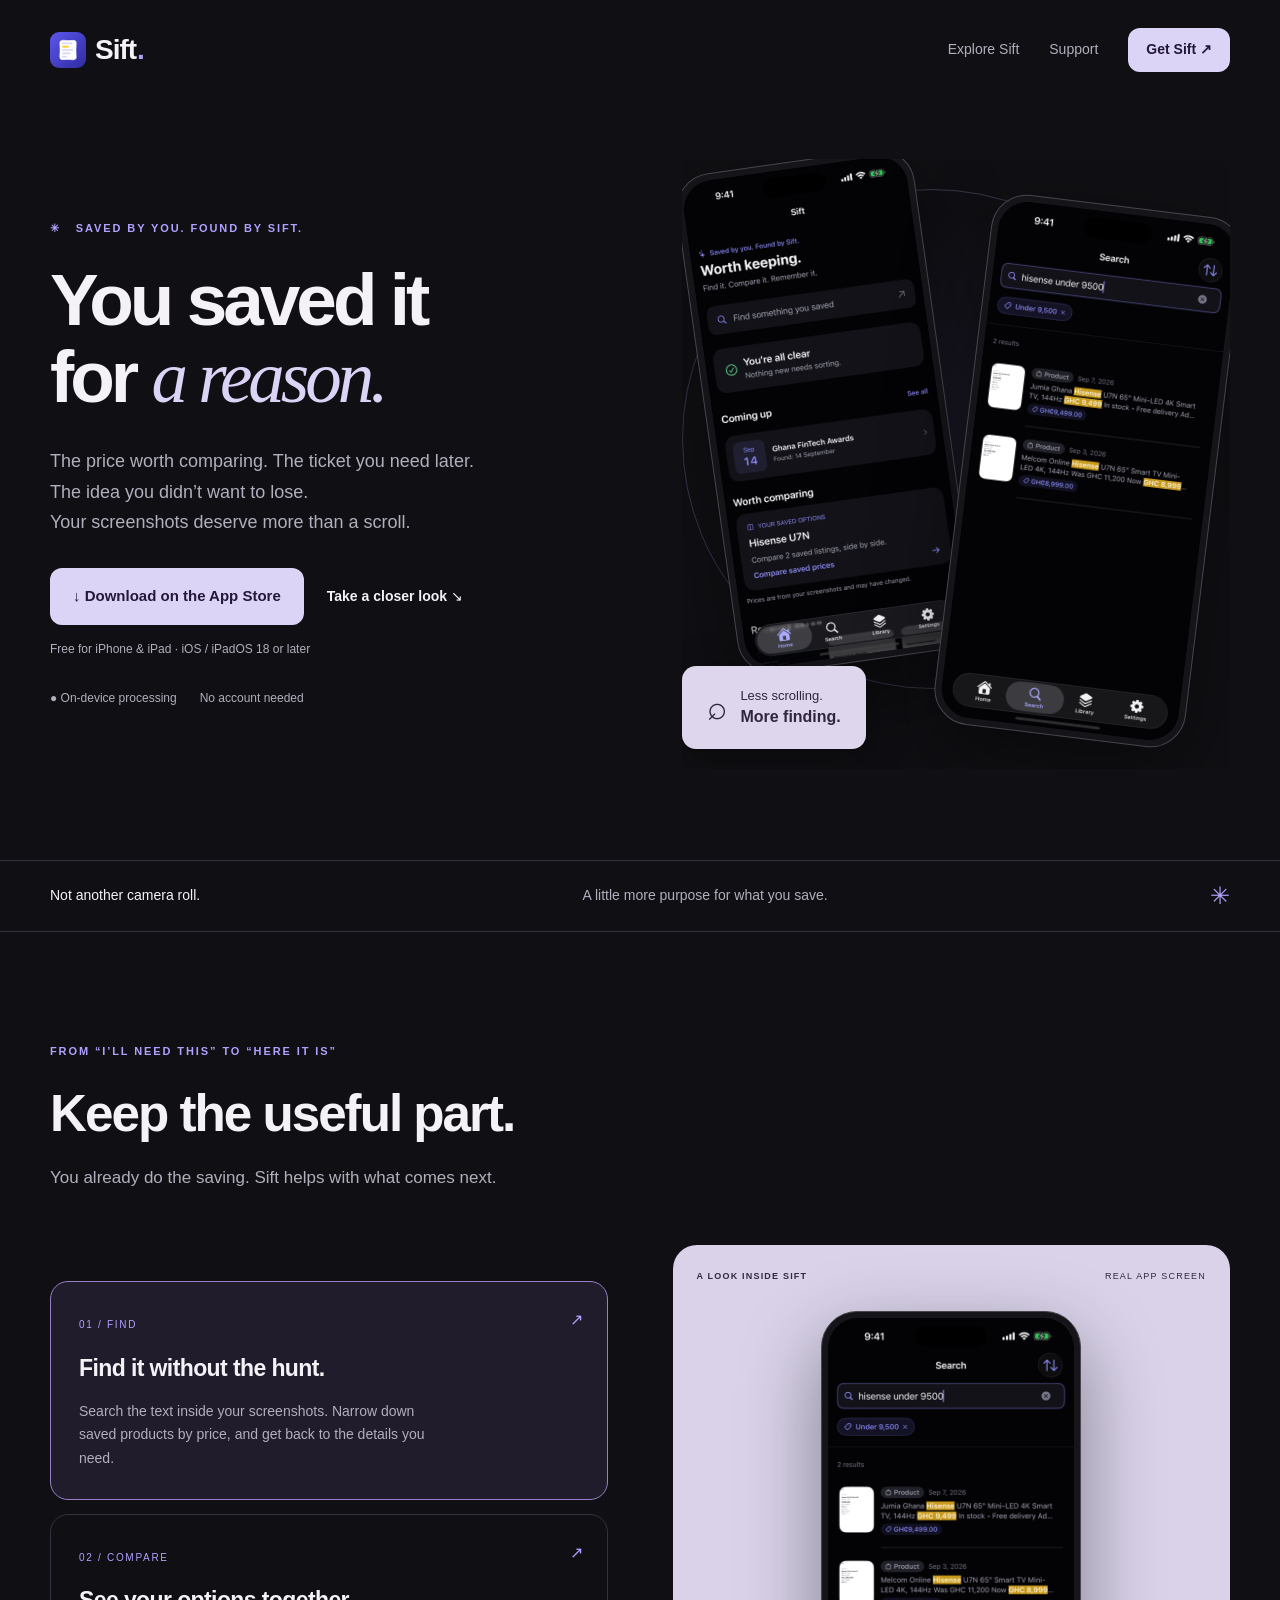
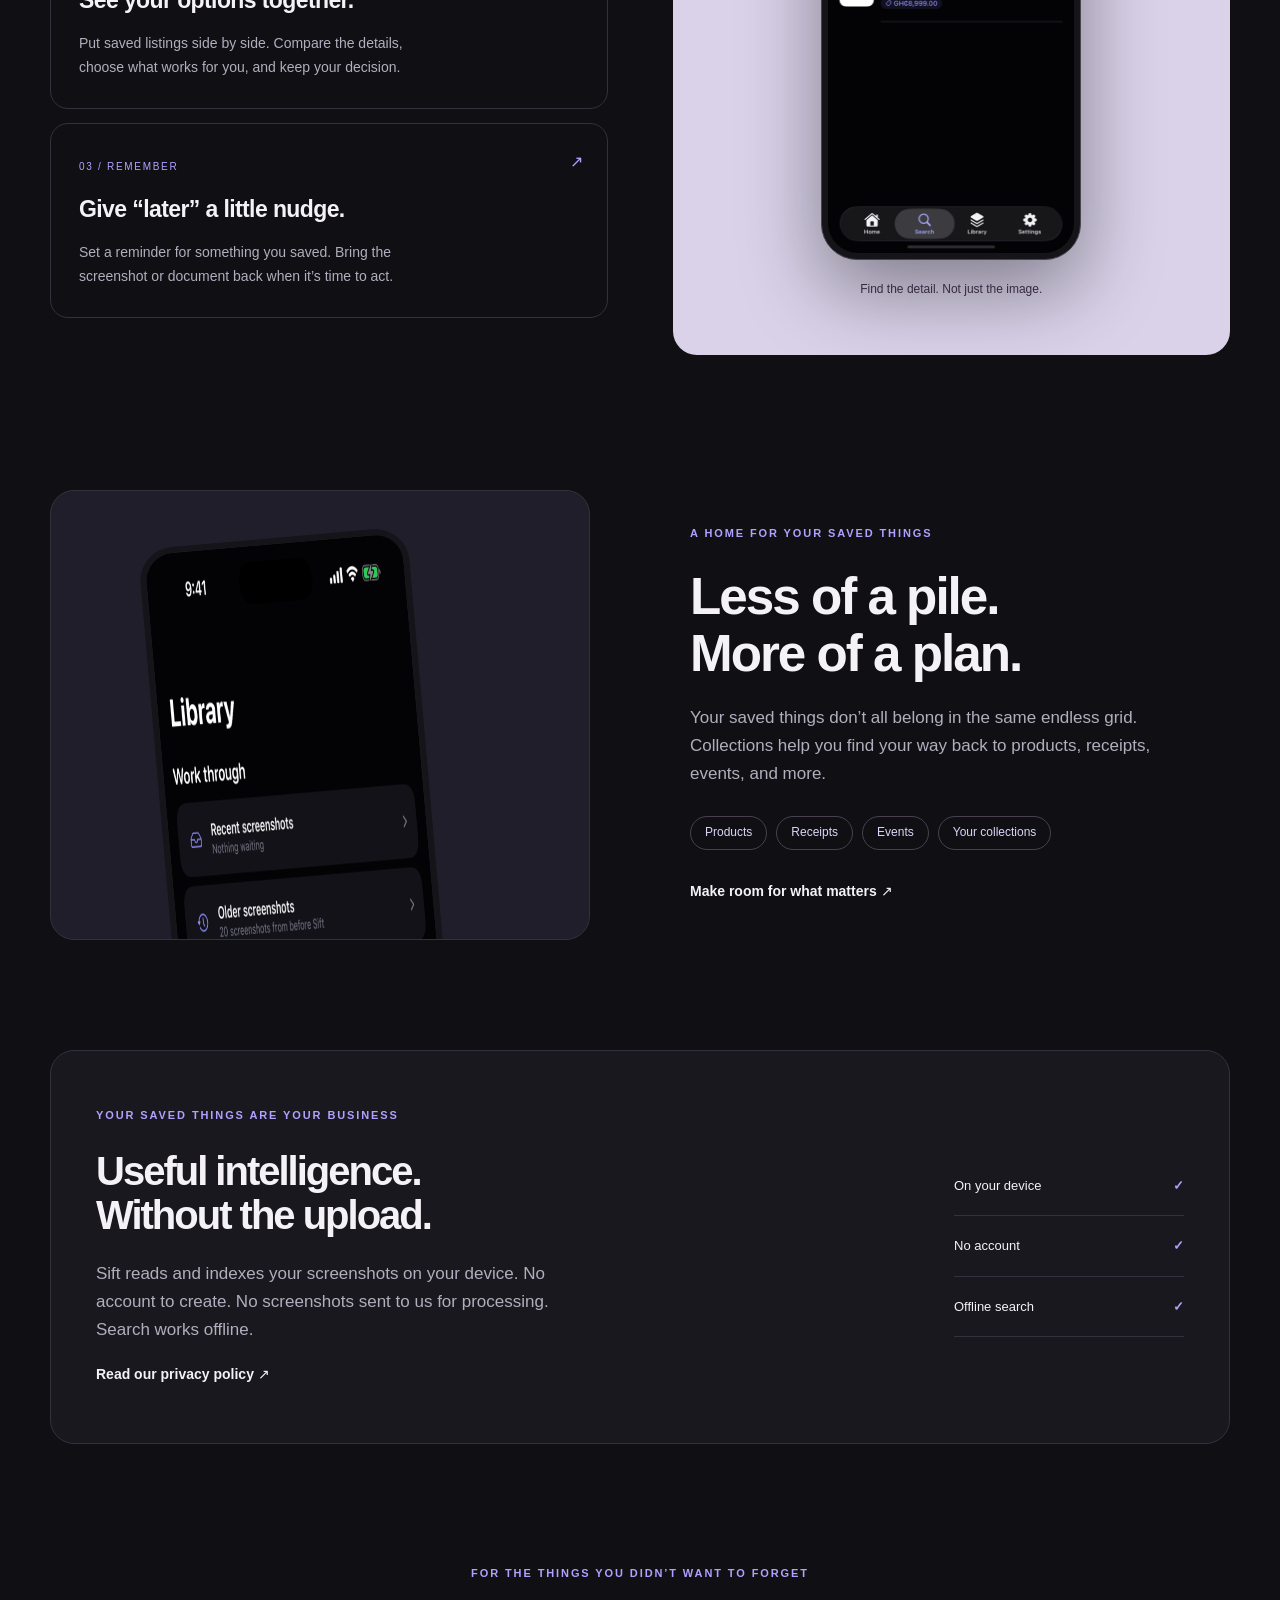
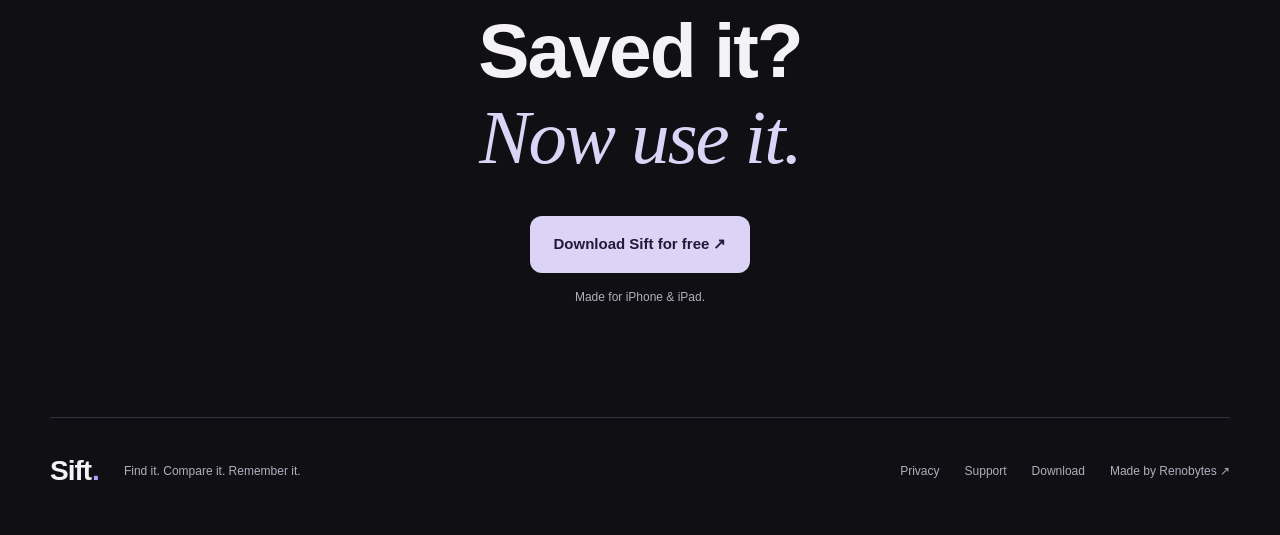
<file: index.html>
<!doctype html><html lang="en"><head>
<meta charset="utf-8"><meta name="viewport" content="width=device-width, initial-scale=1"><title>Sift — Your screenshots, worth keeping</title><meta name="description" content="Find your saved screenshots, compare your options, and remember what matters. Private, on-device. Free for iPhone and iPad."><meta name="theme-color" content="#101014"><link rel="canonical" href="https://sift.renobytes.com/"><link rel="icon" href="/assets/icon.png"><link rel="stylesheet" href="/style.css"><script src="/site.js" defer></script>
</head><body class="marketing"><a class="skip" href="#main">Skip to content</a>
<header class="nav wrap"><a class="brand" href="/" aria-label="Sift home"><img src="/assets/icon.png" alt="" width="36" height="36">Sift<span>.</span></a><nav aria-label="Main navigation"><a href="#features">Explore Sift</a><a href="/support/">Support</a><a class="button small" href="/download/">Get Sift ↗</a></nav></header>
<main id="main"><section class="hero wrap"><div class="hero-copy"><p class="eyebrow">✳ &nbsp; SAVED BY YOU. FOUND BY SIFT.</p><h1>You saved it<br>for <em>a reason.</em></h1><p class="intro">The price worth comparing. The ticket you need later. The idea you didn’t want to lose.<br>Your screenshots deserve more than a scroll.</p><div class="cta-row"><a class="button" href="https://apps.apple.com/app/id6810718256">↓ Download on the App Store</a><a class="text-link" href="#features">Take a closer look ↘</a></div><p class="availability">Free for iPhone &amp; iPad · iOS / iPadOS 18 or later</p><div class="trust-line"><span>● On-device processing</span><span>No account needed</span></div></div><div class="hero-art"><div class="orbit"></div><div class="phone phone-back"><img src="/assets/home.png" alt="Sift Home showing upcoming dates and reminders" width="506" height="1100"></div><div class="phone phone-front"><img src="/assets/search.png" alt="Real Sift search results with a price filter" width="506" height="1100" fetchpriority="high"></div><div class="float-note"><span aria-hidden="true">⌕</span><div>Less scrolling.<br><strong>More finding.</strong></div></div></div></section>
<div class="statement"><div class="wrap"><span>Not another camera roll.</span><span>A little more purpose for what you save.</span><span aria-hidden="true">✳</span></div></div>
<section class="features wrap" id="features"><div class="section-heading reveal"><p class="eyebrow">FROM “I’LL NEED THIS” TO “HERE IT IS”</p><h2>Keep the useful part.</h2><p>You already do the saving. Sift helps with what comes next.</p></div><div class="feature-stage"><div class="feature-options"><button class="feature-option active" data-screen="search" aria-pressed="true"><span class="step">01 / FIND</span><h3>Find it without the hunt.</h3><p>Search the text inside your screenshots. Narrow down saved products by price, and get back to the details you need.</p><span class="arrow" aria-hidden="true">↗</span></button><button class="feature-option" data-screen="compare" aria-pressed="false"><span class="step">02 / COMPARE</span><h3>See your options together.</h3><p>Put saved listings side by side. Compare the details, choose what works for you, and keep your decision.</p><span class="arrow" aria-hidden="true">↗</span></button><button class="feature-option" data-screen="home" aria-pressed="false"><span class="step">03 / REMEMBER</span><h3>Give “later” a little nudge.</h3><p>Set a reminder for something you saved. Bring the screenshot or document back when it’s time to act.</p><span class="arrow" aria-hidden="true">↗</span></button></div><div class="screen-stage"><div class="stage-label">A LOOK INSIDE SIFT <span>REAL APP SCREEN</span></div><div class="phone stage-phone"><img id="feature-screen" src="/assets/search.png" alt="Search with text and price filters" width="506" height="1100" loading="lazy"></div><p id="screen-caption">Find the detail. Not just the image.</p></div></div></section>
<section class="library-section wrap reveal"><div class="library-art"><img src="/assets/library.png" alt="Sift Library with organised saved screenshots" width="506" height="1100" loading="lazy"></div><div><p class="eyebrow">A HOME FOR YOUR SAVED THINGS</p><h2>Less of a pile.<br>More of a plan.</h2><p>Your saved things don’t all belong in the same endless grid. Collections help you find your way back to products, receipts, events, and more.</p><div class="chips"><span>Products</span><span>Receipts</span><span>Events</span><span>Your collections</span></div><a class="text-link" href="/download/">Make room for what matters ↗</a></div></section>
<section class="privacy-section wrap reveal"><div><p class="eyebrow">YOUR SAVED THINGS ARE YOUR BUSINESS</p><h2>Useful intelligence.<br>Without the upload.</h2><p>Sift reads and indexes your screenshots on your device. No account to create. No screenshots sent to us for processing. Search works offline.</p><a class="text-link" href="/privacy/">Read our privacy policy ↗</a></div><div class="privacy-facts"><span>On your device <b>✓</b></span><span>No account <b>✓</b></span><span>Offline search <b>✓</b></span></div></section>
<section class="closing wrap reveal"><p class="eyebrow">FOR THE THINGS YOU DIDN’T WANT TO FORGET</p><h2>Saved it?<br><em>Now use it.</em></h2><a class="button" href="https://apps.apple.com/app/id6810718256">Download Sift for free ↗</a><p class="availability">Made for iPhone &amp; iPad.</p></section></main>
<footer class="site-footer wrap"><a class="brand" href="/">Sift<span>.</span></a><p>Find it. Compare it. Remember it.</p><nav aria-label="Footer navigation"><a href="/privacy/">Privacy</a><a href="/support/">Support</a><a href="/download/">Download</a><a href="https://renobytes.com">Made by Renobytes ↗</a></nav></footer></body></html>
</file>
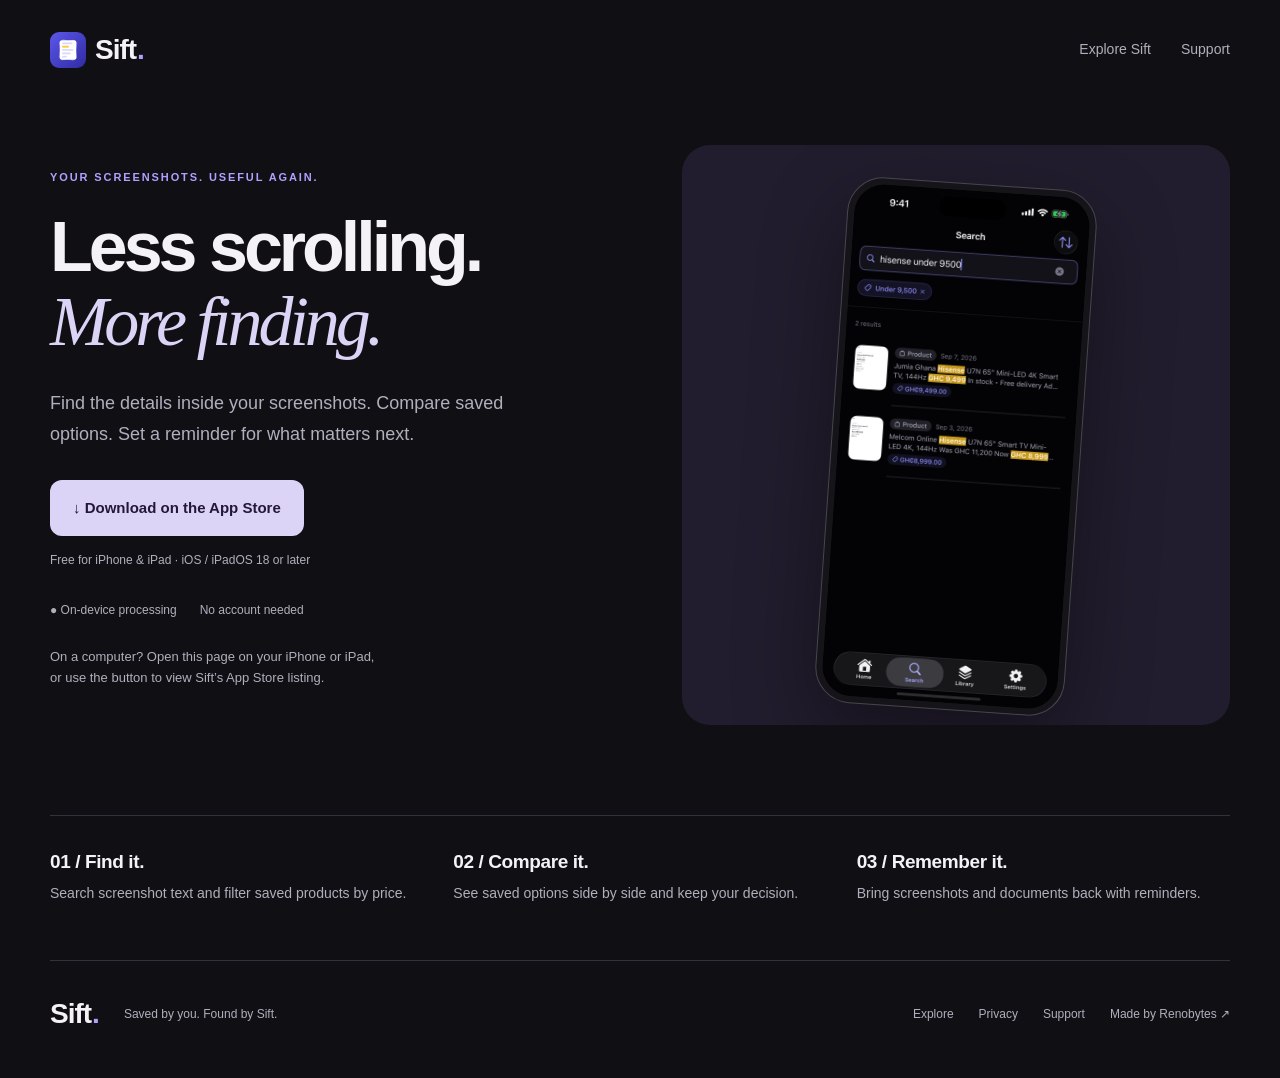
<file: download/index.html>
<!doctype html><html lang="en"><head><meta charset="utf-8"><meta name="viewport" content="width=device-width, initial-scale=1"><title>Download Sift — Find, compare, remember</title><meta name="description" content="Less scrolling. More finding. Download Sift for iPhone and iPad to search screenshots, compare saved options, and set reminders."><meta name="theme-color" content="#101014"><link rel="canonical" href="https://sift.renobytes.com/download/"><link rel="icon" href="/assets/icon.png"><link rel="stylesheet" href="/style.css"></head>
<body class="marketing"><a class="skip" href="#main">Skip to content</a><header class="nav wrap"><a class="brand" href="/" aria-label="Sift home"><img src="/assets/icon.png" alt="" width="36" height="36">Sift<span>.</span></a><nav aria-label="Main navigation"><a href="/">Explore Sift</a><a href="/support/">Support</a></nav></header><main id="main"><section class="hero download-hero wrap"><div class="hero-copy"><p class="eyebrow">YOUR SCREENSHOTS. USEFUL AGAIN.</p><h1>Less scrolling.<br><em>More finding.</em></h1><p class="intro">Find the details inside your screenshots. Compare saved options. Set a reminder for what matters next.</p><a class="button" href="https://apps.apple.com/app/id6810718256">↓ Download on the App Store</a><p class="availability">Free for iPhone &amp; iPad · iOS / iPadOS 18 or later</p><div class="trust-line"><span>● On-device processing</span><span>No account needed</span></div><p class="download-help">On a computer? Open this page on your iPhone or iPad,<br>or use the button to view Sift’s App Store listing.</p></div><div class="download-art"><div class="phone"><img src="/assets/search.png" alt="Real Sift search results filtered by screenshot prices" width="506" height="1100" fetchpriority="high"></div></div></section><section class="download-detail wrap" aria-label="What Sift does"><div><h2>01 / Find it.</h2><p>Search screenshot text and filter saved products by price.</p></div><div><h2>02 / Compare it.</h2><p>See saved options side by side and keep your decision.</p></div><div><h2>03 / Remember it.</h2><p>Bring screenshots and documents back with reminders.</p></div></section></main><footer class="site-footer wrap"><a class="brand" href="/">Sift<span>.</span></a><p>Saved by you. Found by Sift.</p><nav aria-label="Footer navigation"><a href="/">Explore</a><a href="/privacy/">Privacy</a><a href="/support/">Support</a><a href="https://renobytes.com">Made by Renobytes ↗</a></nav></footer></body></html>
</file>
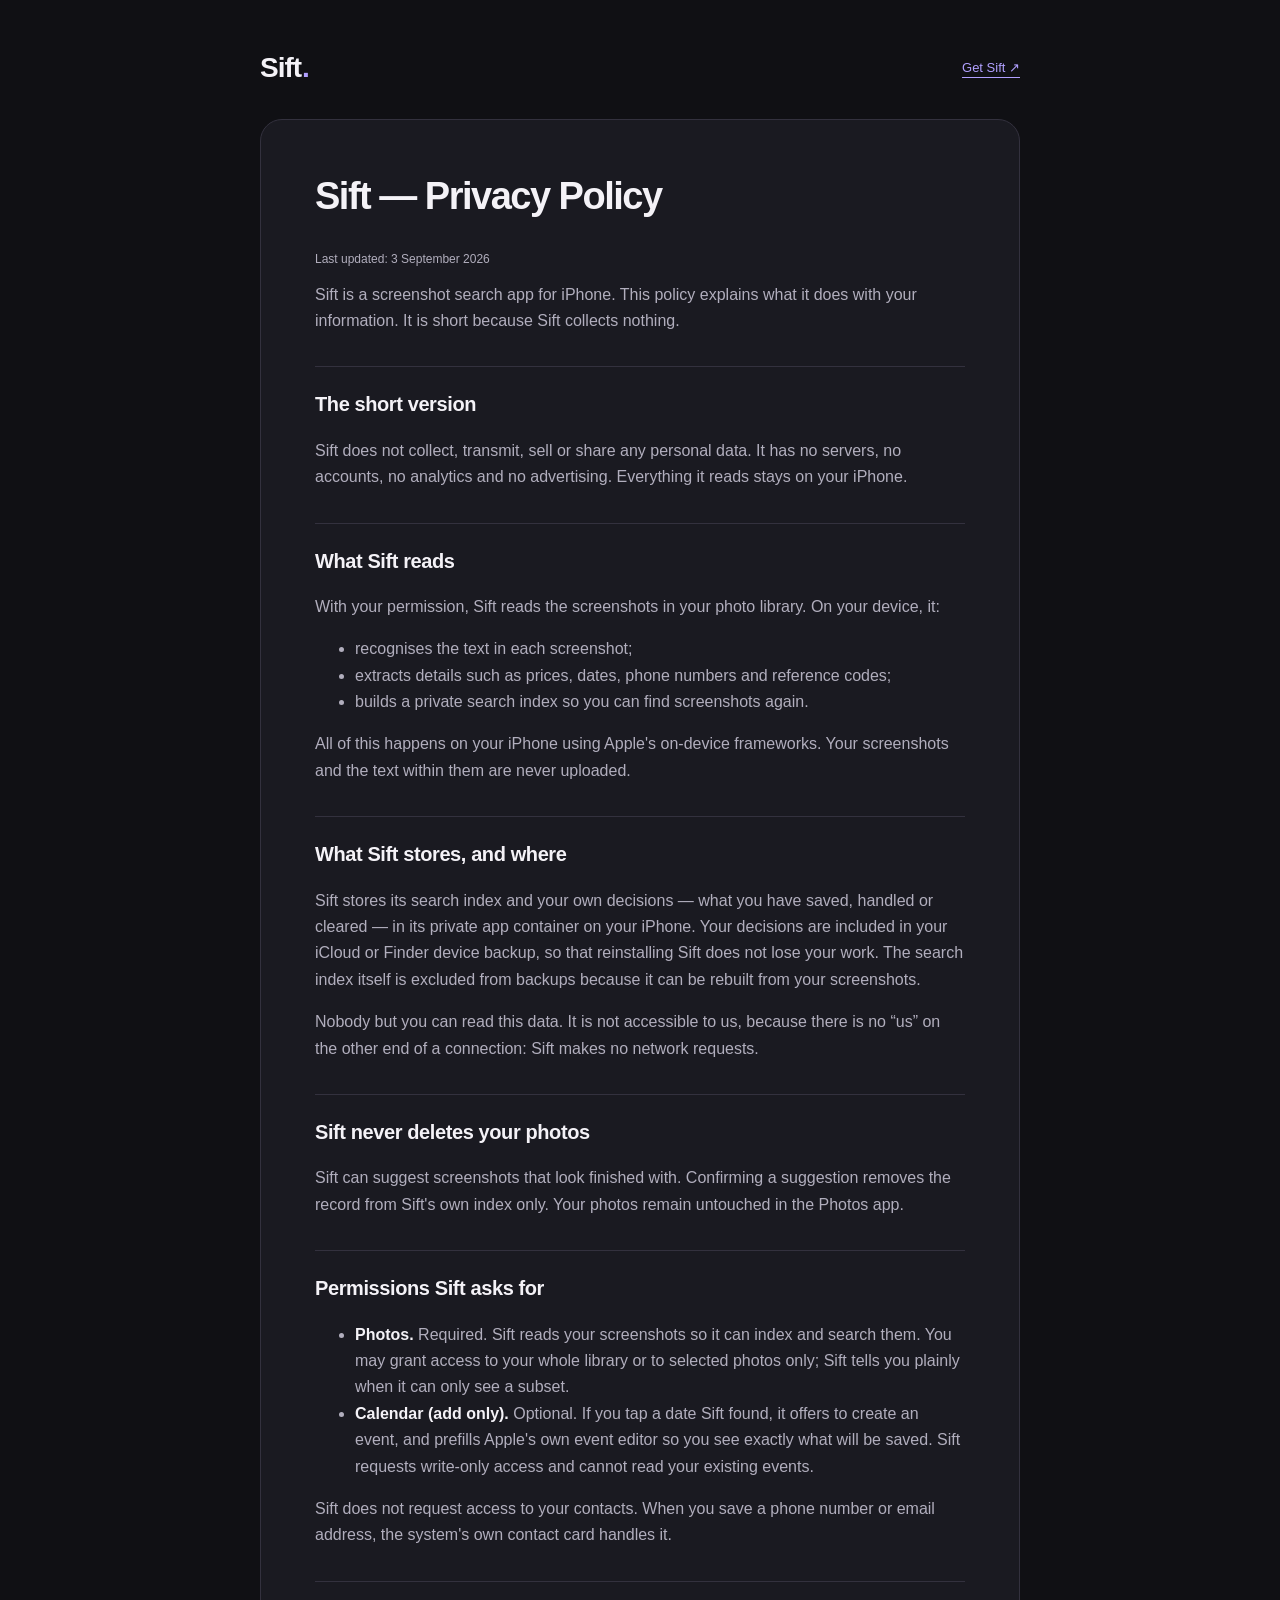
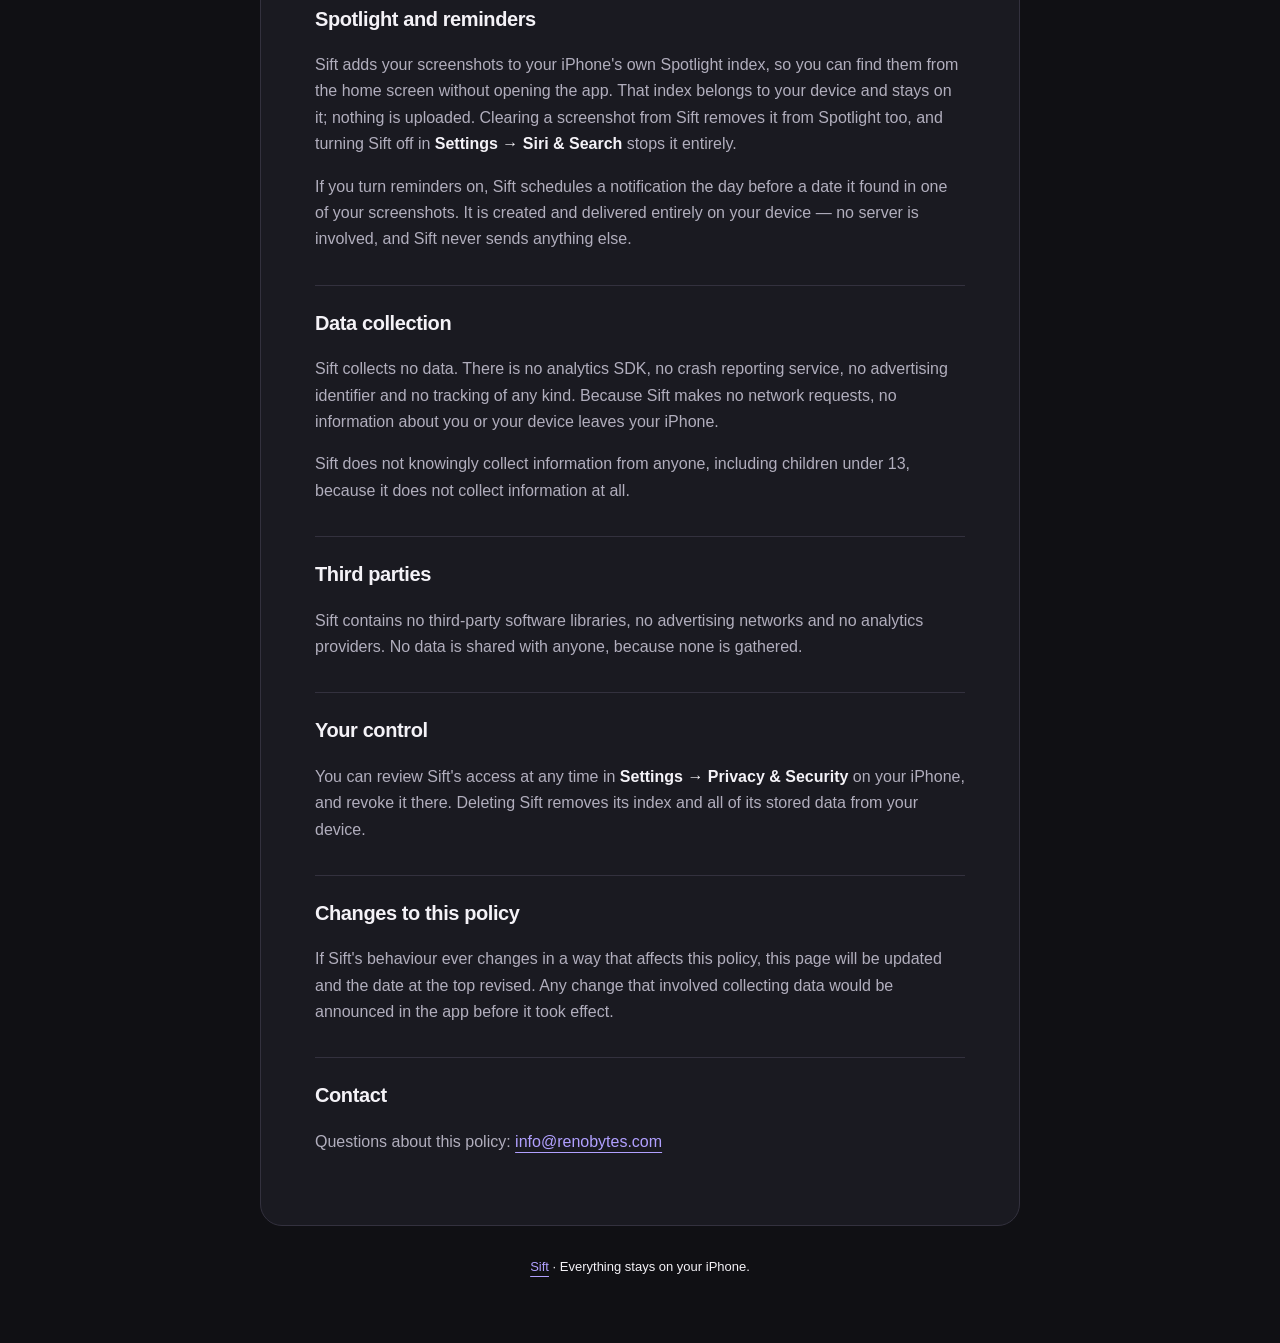
<file: privacy/index.html>
<!doctype html>
<html lang="en">
<head>
<meta charset="utf-8">
<meta name="viewport" content="width=device-width, initial-scale=1">
<title>Sift — Privacy Policy</title>
<meta name="description" content="Sift collects no data. This is its privacy policy.">
<link rel="stylesheet" href="../style.css">
</head>
<body>
<nav class="document-nav" aria-label="Main navigation"><a class="brand" href="/">Sift<span>.</span></a><a href="/download/">Get Sift ↗</a></nav>
<main>
  <h1>Sift — Privacy Policy</h1>
  <p class="updated">Last updated: 3 September 2026</p>

  <p class="lede">Sift is a screenshot search app for iPhone. This policy explains what it
  does with your information. It is short because Sift collects nothing.</p>

  <h2>The short version</h2>
  <p>Sift does not collect, transmit, sell or share any personal data. It has no servers,
  no accounts, no analytics and no advertising. Everything it reads stays on your iPhone.</p>

  <h2>What Sift reads</h2>
  <p>With your permission, Sift reads the screenshots in your photo library. On your device, it:</p>
  <ul>
    <li>recognises the text in each screenshot;</li>
    <li>extracts details such as prices, dates, phone numbers and reference codes;</li>
    <li>builds a private search index so you can find screenshots again.</li>
  </ul>
  <p>All of this happens on your iPhone using Apple's on-device frameworks. Your screenshots
  and the text within them are never uploaded.</p>

  <h2>What Sift stores, and where</h2>
  <p>Sift stores its search index and your own decisions — what you have saved, handled or
  cleared — in its private app container on your iPhone. Your decisions are included in your
  iCloud or Finder device backup, so that reinstalling Sift does not lose your work. The
  search index itself is excluded from backups because it can be rebuilt from your screenshots.</p>
  <p>Nobody but you can read this data. It is not accessible to us, because there is no “us”
  on the other end of a connection: Sift makes no network requests.</p>

  <h2>Sift never deletes your photos</h2>
  <p>Sift can suggest screenshots that look finished with. Confirming a suggestion removes the
  record from Sift's own index only. Your photos remain untouched in the Photos app.</p>

  <h2>Permissions Sift asks for</h2>
  <ul>
    <li><strong>Photos.</strong> Required. Sift reads your screenshots so it can index and
    search them. You may grant access to your whole library or to selected photos only; Sift
    tells you plainly when it can only see a subset.</li>
    <li><strong>Calendar (add only).</strong> Optional. If you tap a date Sift found, it offers
    to create an event, and prefills Apple's own event editor so you see exactly what will be
    saved. Sift requests write-only access and cannot read your existing events.</li>
  </ul>
  <p>Sift does not request access to your contacts. When you save a phone number or email
  address, the system's own contact card handles it.</p>

<h2>Spotlight and reminders</h2>
  <p>Sift adds your screenshots to your iPhone's own Spotlight index, so you can find
  them from the home screen without opening the app. That index belongs to your device
  and stays on it; nothing is uploaded. Clearing a screenshot from Sift removes it from
  Spotlight too, and turning Sift off in <strong>Settings &rarr; Siri &amp; Search</strong>
  stops it entirely.</p>
  <p>If you turn reminders on, Sift schedules a notification the day before a date it
  found in one of your screenshots. It is created and delivered entirely on your device —
  no server is involved, and Sift never sends anything else.</p>

  <h2>Data collection</h2>
  <p>Sift collects no data. There is no analytics SDK, no crash reporting service, no
  advertising identifier and no tracking of any kind. Because Sift makes no network requests,
  no information about you or your device leaves your iPhone.</p>
  <p>Sift does not knowingly collect information from anyone, including children under 13,
  because it does not collect information at all.</p>

  <h2>Third parties</h2>
  <p>Sift contains no third-party software libraries, no advertising networks and no analytics
  providers. No data is shared with anyone, because none is gathered.</p>

  <h2>Your control</h2>
  <p>You can review Sift's access at any time in <strong>Settings → Privacy &amp; Security</strong>
  on your iPhone, and revoke it there. Deleting Sift removes its index and all of its stored
  data from your device.</p>

  <h2>Changes to this policy</h2>
  <p>If Sift's behaviour ever changes in a way that affects this policy, this page will be
  updated and the date at the top revised. Any change that involved collecting data would be
  announced in the app before it took effect.</p>

  <h2>Contact</h2>
  <p>Questions about this policy: <a href="mailto:info@renobytes.com">info@renobytes.com</a></p>
</main>
<footer><a href="/">Sift</a> · Everything stays on your iPhone.</footer>
</body>
</html>
</file>
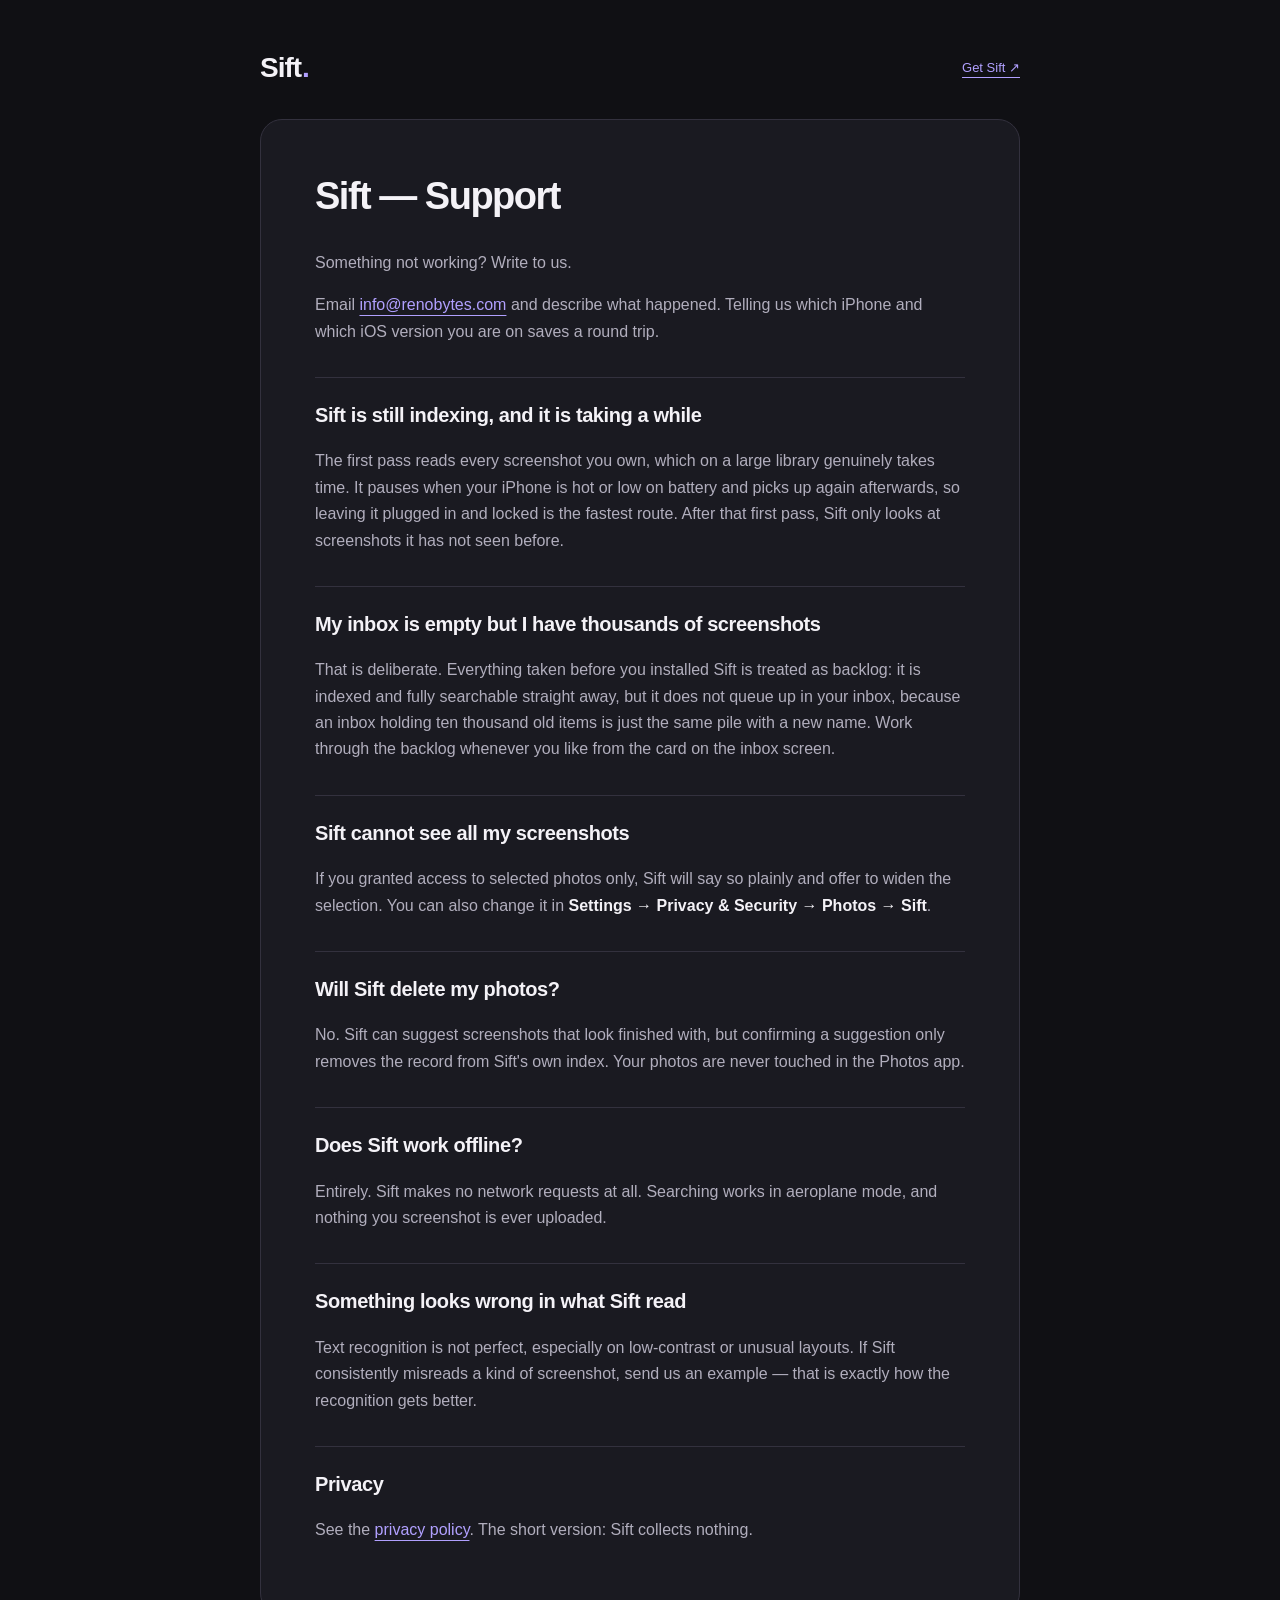
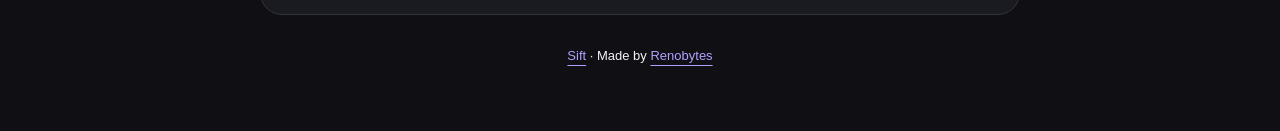
<file: support/index.html>
<!doctype html>
<html lang="en">
<head>
<meta charset="utf-8">
<meta name="viewport" content="width=device-width, initial-scale=1">
<title>Sift — Support</title>
<meta name="description" content="Help with Sift, the screenshot search app for iPhone.">
<link rel="stylesheet" href="../style.css">
</head>
<body>
<nav class="document-nav" aria-label="Main navigation"><a class="brand" href="/">Sift<span>.</span></a><a href="/download/">Get Sift ↗</a></nav>
<main>
  <h1>Sift — Support</h1>
  <p class="tagline">Something not working? Write to us.</p>

  <p class="lede">Email <a href="mailto:info@renobytes.com">info@renobytes.com</a> and describe
  what happened. Telling us which iPhone and which iOS version you are on saves a round trip.</p>

  <h2>Sift is still indexing, and it is taking a while</h2>
  <p>The first pass reads every screenshot you own, which on a large library genuinely takes
  time. It pauses when your iPhone is hot or low on battery and picks up again afterwards, so
  leaving it plugged in and locked is the fastest route. After that first pass, Sift only looks
  at screenshots it has not seen before.</p>

  <h2>My inbox is empty but I have thousands of screenshots</h2>
  <p>That is deliberate. Everything taken before you installed Sift is treated as backlog: it
  is indexed and fully searchable straight away, but it does not queue up in your inbox, because
  an inbox holding ten thousand old items is just the same pile with a new name. Work through
  the backlog whenever you like from the card on the inbox screen.</p>

  <h2>Sift cannot see all my screenshots</h2>
  <p>If you granted access to selected photos only, Sift will say so plainly and offer to widen
  the selection. You can also change it in <strong>Settings → Privacy &amp; Security →
  Photos → Sift</strong>.</p>

  <h2>Will Sift delete my photos?</h2>
  <p>No. Sift can suggest screenshots that look finished with, but confirming a suggestion only
  removes the record from Sift's own index. Your photos are never touched in the Photos app.</p>

  <h2>Does Sift work offline?</h2>
  <p>Entirely. Sift makes no network requests at all. Searching works in aeroplane mode, and
  nothing you screenshot is ever uploaded.</p>

  <h2>Something looks wrong in what Sift read</h2>
  <p>Text recognition is not perfect, especially on low-contrast or unusual layouts. If Sift
  consistently misreads a kind of screenshot, send us an example — that is exactly how the
  recognition gets better.</p>

  <h2>Privacy</h2>
  <p>See the <a href="/privacy/">privacy policy</a>. The short version: Sift collects nothing.</p>
</main>
<footer><a href="/">Sift</a> · Made by <a href="https://renobytes.com">Renobytes</a></footer>
</body>
</html>
</file>
<file: style.css>
:root{color-scheme:dark;--bg:#101014;--surface:#1a1a21;--text:#f4f2f7;--muted:#b1aebd;--tint:#b1a0ff;--rule:#33313e;--lavender:#dcd4f6}*{box-sizing:border-box}html{scroll-behavior:smooth;scroll-padding-top:90px}body{margin:0;background:var(--bg);color:var(--text);font:16px/1.65 -apple-system,BlinkMacSystemFont,"Segoe UI",sans-serif;-webkit-font-smoothing:antialiased}a{color:var(--tint);text-underline-offset:5px}button{font:inherit}img{max-width:100%;display:block}:focus-visible{outline:3px solid #cabcff;outline-offset:6px}.wrap{width:min(1180px,calc(100% - 80px));margin-inline:auto}.skip{position:absolute;top:-100px;left:20px;background:#fff;color:#111;padding:12px;z-index:20}.skip:focus{top:12px}.nav{height:100px;display:flex;align-items:center;justify-content:space-between}.brand{display:inline-flex;align-items:center;gap:9px;color:var(--text);font-size:28px;font-weight:750;letter-spacing:-1px;text-decoration:none}.brand img{border-radius:9px}.brand>span{color:var(--tint);margin-left:-8px}.nav nav{display:flex;gap:30px;align-items:center}.nav nav>a:not(.button){color:var(--muted);text-decoration:none;font-size:14px}.button{display:inline-flex;align-items:center;justify-content:center;gap:16px;background:var(--lavender);color:#231937;border-radius:12px;padding:16px 23px;font-size:15px;font-weight:650;text-decoration:none;transition:transform .2s,background .2s}.button:hover{background:#eee8ff;transform:translateY(-3px)}.button.small{padding:10px 18px;font-size:14px}.hero{display:grid;grid-template-columns:1.1fr 1fr;align-items:center;min-height:760px;padding-block:58px 90px;gap:30px}.eyebrow{font-size:11px;letter-spacing:1.9px;font-weight:650;color:var(--tint);margin:0 0 25px}h1,h2,h3,p{margin-top:0}h1{font-size:clamp(52px,5.7vw,78px);line-height:1.05;letter-spacing:-4px;font-weight:600;margin-bottom:30px}em{font-family:Georgia,serif;font-weight:400;color:var(--lavender)}.intro{font-size:18px;line-height:1.7;color:var(--muted);max-width:455px;margin-bottom:30px}.cta-row{display:flex;gap:23px;align-items:center;flex-wrap:wrap}.text-link{font-size:14px;font-weight:550;text-decoration:none;color:var(--text);display:inline-flex;gap:16px;align-items:center}.text-link:hover{color:var(--tint)}.availability{font-size:12px;color:var(--muted);margin:15px 0 30px}.trust-line{display:flex;gap:23px;flex-wrap:wrap;color:var(--muted);font-size:12px}.hero-art{position:relative;height:610px;isolation:isolate}.phone{padding:6px;border:1px solid #49444e;background:#151419;border-radius:36px;overflow:hidden;box-shadow:0 30px 80px #0006}.phone img{border-radius:30px;width:100%;height:auto}.phone-front{position:absolute;width:253px;top:45px;right:15px;transform:rotate(7deg)}.phone-back{position:absolute;width:240px;top:0;left:24px;transform:rotate(-8deg)}.orbit{position:absolute;z-index:-1;border:1px solid #3c344a;border-radius:50%;width:500px;height:500px;top:30px;left:0;background:radial-gradient(ellipse,#8b6ce11a,transparent 65%)}.float-note{position:absolute;bottom:20px;left:0;display:flex;gap:13px;align-items:center;background:#ddd6ed;color:#30263d;border-radius:14px;padding:16px 25px;font-size:13px;line-height:1.5;box-shadow:0 10px 40px #0005;animation:float 5s ease-in-out infinite}.float-note strong{font-size:16px}.float-note>span{font-size:34px}.statement{border-block:1px solid var(--rule);padding:23px 0;color:var(--muted);font-size:14px}.statement .wrap{display:flex;justify-content:space-between;gap:20px}.statement span:first-child{color:var(--text)}.statement span:last-child{color:var(--tint);font-size:24px;line-height:1}.features{padding-block:110px}.section-heading{max-width:620px;margin-bottom:52px}h2{font-size:clamp(36px,4vw,54px);line-height:1.12;font-weight:550;letter-spacing:-2px;margin-bottom:22px}.section-heading>p:last-child,.library-section p:not(.eyebrow),.privacy-section p:not(.eyebrow){color:var(--muted);font-size:17px;max-width:470px}.feature-stage{display:grid;grid-template-columns:1fr 1fr;gap:65px;align-items:center}.feature-options{display:grid;gap:14px}.feature-option{position:relative;text-align:left;display:block;width:100%;border:1px solid var(--rule);border-radius:18px;color:var(--text);background:transparent;padding:28px 45px 28px 28px;cursor:pointer;transition:background .25s,border .25s}.feature-option:hover{border-color:#817192}.feature-option.active{background:#211c2b;border-color:#9780c6}.step{font-size:10px;letter-spacing:1.7px;color:var(--tint)}h3{font-size:23px;letter-spacing:-.6px;font-weight:550;margin:13px 0 12px}.feature-option p{color:var(--muted);font-size:14px;line-height:1.7;margin-bottom:0;max-width:360px}.arrow{position:absolute;right:24px;top:25px;color:var(--tint)}.screen-stage{border-radius:24px;background:#d9d2e9;min-height:710px;padding:24px;color:#352942;text-align:center;overflow:hidden}.stage-label{display:flex;justify-content:space-between;text-align:left;font-size:9px;font-weight:650;letter-spacing:1.2px}.stage-label span{font-weight:400}.stage-phone{width:260px;margin:28px auto 20px}.screen-stage>p{font-size:12px;margin:0}.library-section{padding:25px 0 110px;display:grid;grid-template-columns:1fr 1fr;gap:100px;align-items:center}.library-art{height:450px;border-radius:24px;background:#211e2b;overflow:hidden;padding:45px 70px 0;border:1px solid var(--rule)}.library-art img{width:270px;margin:auto;border:6px solid #151419;border-radius:34px;transform:rotate(-5deg)}.chips{display:flex;gap:9px;flex-wrap:wrap;margin:28px 0}.chips span{font-size:12px;border:1px solid #49404f;border-radius:30px;padding:6px 14px;color:var(--lavender)}.privacy-section{padding:55px 45px;background:#19181e;border:1px solid var(--rule);border-radius:24px;display:grid;grid-template-columns:1fr 230px;gap:60px;align-items:center}.privacy-section h2{font-size:40px}.privacy-facts{display:grid;font-size:13px}.privacy-facts span{padding:19px 0;border-bottom:1px solid var(--rule);display:flex;justify-content:space-between;gap:18px}.privacy-facts b{color:var(--tint)}.closing{text-align:center;padding-block:120px 110px}.closing h2{font-size:clamp(52px,6vw,78px);margin-bottom:35px}.closing .availability{margin-bottom:0}.site-footer{display:flex;align-items:center;gap:25px;flex-wrap:wrap;border-top:1px solid var(--rule);padding:30px 0 40px;font-size:12px;color:var(--muted)}.site-footer p{margin:0}.site-footer nav{display:flex;gap:25px;margin-left:auto;flex-wrap:wrap}.site-footer nav a{color:var(--muted);text-decoration:none}.site-footer a:hover{color:var(--tint)}.js-motion .reveal{opacity:0;transform:translateY(22px);transition:opacity .65s,transform .65s}.js-motion .reveal.visible{opacity:1;transform:none}@keyframes float{50%{transform:translateY(-9px)}}
body:not(.marketing){padding:45px 24px 65px}body:not(.marketing) main{max-width:760px;margin:auto;background:var(--surface);border:1px solid var(--rule);border-radius:22px;padding:54px}body:not(.marketing) h1{font-size:38px;letter-spacing:-1.5px;line-height:1.2}body:not(.marketing) h2{font-size:20px;letter-spacing:-.4px;margin-top:32px;padding-top:26px;border-top:1px solid var(--rule)}body:not(.marketing) p,body:not(.marketing) li{color:var(--muted)}body:not(.marketing) strong{color:var(--text)}body:not(.marketing) footer{text-align:center;font-size:13px;margin-top:30px}.updated{font-size:12px}.tagline,.lede{color:var(--muted)}.document-nav{max-width:760px;margin:0 auto 28px;display:flex;justify-content:space-between;align-items:center}.document-nav>a:last-child{font-size:13px}.download-hero{min-height:680px;padding-top:45px}.download-hero h1{font-size:clamp(48px,5.5vw,70px)}.download-art{display:flex;justify-content:center;border-radius:28px;background:#221d2e;padding:38px 20px 0;height:580px;overflow:hidden}.download-art .phone{width:250px;transform:rotate(4deg);align-self:flex-start}.download-detail{display:flex;gap:30px;border-top:1px solid var(--rule);padding:35px 0 55px;flex-wrap:wrap}.download-detail>div{flex:1;min-width:220px}.download-detail h2{font-size:19px;letter-spacing:-.4px;margin:0 0 10px}.download-detail p{font-size:14px;color:var(--muted);margin:0}.download-help{font-size:13px;color:var(--muted);margin-top:25px}
@media(max-width:1000px){.wrap{width:calc(100% - 48px)}.hero{gap:10px;min-height:690px}.hero-art{height:540px}.phone-front{width:220px;right:0}.phone-back{width:205px;left:0}.orbit{width:380px;height:380px}.float-note{bottom:15px}h1{letter-spacing:-3px}.feature-stage{gap:30px}.library-section{gap:45px}.privacy-section{gap:25px}.library-art{padding-inline:25px}.site-footer nav{margin-left:0}}
@media(max-width:700px){.wrap{width:calc(100% - 40px)}.nav{height:80px}.nav nav{gap:16px}.nav nav>a:not(.button){display:none}.hero{grid-template-columns:1fr;padding-block:42px 50px;gap:45px;min-height:auto}.hero-copy .eyebrow{font-size:9px;letter-spacing:1.4px}h1{font-size:54px;letter-spacing:-2.7px}.intro{font-size:16px}.cta-row{gap:20px}.hero-art{width:min(400px,100%);height:510px;margin:auto}.phone-front{width:210px;right:5px;top:40px}.phone-back{width:197px;left:5px}.orbit{width:100%;height:350px}.float-note{bottom:0;font-size:12px;padding:12px 18px}.float-note strong{font-size:14px}.statement{padding:20px 0}.statement .wrap{flex-wrap:wrap;font-size:12px;gap:7px}.statement span:last-child{display:none}.features{padding-block:65px}.eyebrow{font-size:9px;letter-spacing:1.5px;margin-bottom:20px}h2{font-size:37px;letter-spacing:-1.6px}.feature-stage,.library-section{grid-template-columns:1fr;gap:28px}.feature-option{padding:22px 38px 22px 22px}h3{font-size:21px}.screen-stage{min-height:660px}.stage-phone{width:245px}.library-section{padding:0 0 65px}.library-art{height:350px;order:2;padding-top:30px}.library-section p:not(.eyebrow){font-size:16px}.privacy-section{padding:30px 25px;grid-template-columns:1fr;gap:10px}.privacy-section h2{font-size:34px}.privacy-facts span{padding:12px 0}.closing{padding-block:75px}.site-footer{gap:16px}.site-footer nav{width:100%;gap:20px}.site-footer p{font-size:11px}body:not(.marketing){padding:24px 16px 40px}body:not(.marketing) main{padding:28px 24px}body:not(.marketing) h1{font-size:30px}.download-hero{gap:25px}.download-art{height:460px;padding-top:25px}.download-art .phone{width:220px}.download-detail{gap:25px}}
.hero-art{overflow:clip}
@media(prefers-reduced-motion:reduce){html{scroll-behavior:auto}*,*::before,*::after{animation:none!important;transition:none!important}.js-motion .reveal{opacity:1;transform:none}}
</file>
